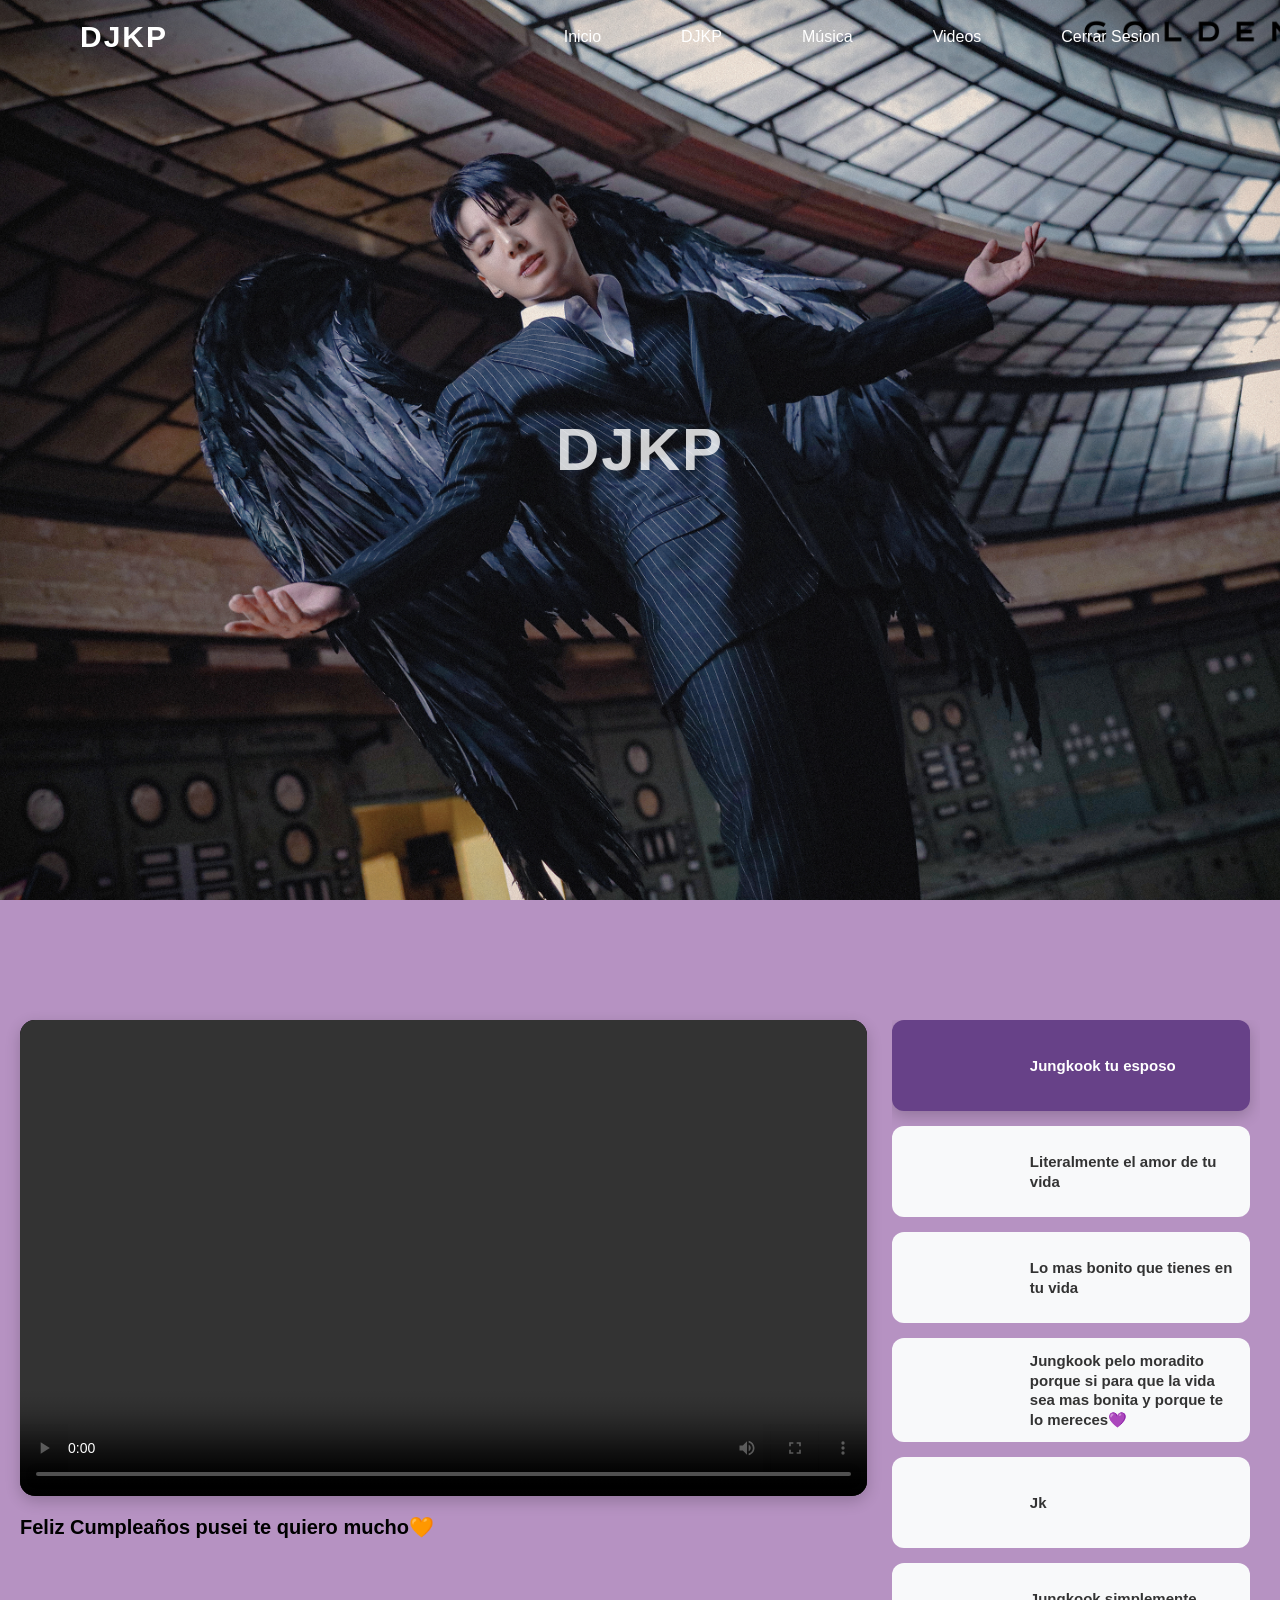
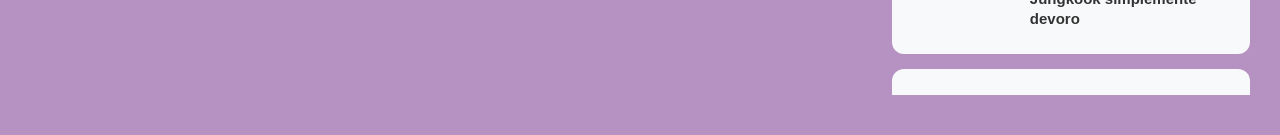
<file: imageyvide.html>
<!DOCTYPE html>
<html lang="en">
<head>
  <meta charset="UTF-8">
  <meta http-equiv="X-UA-Compatible" content="IE=edge">
  <meta name="viewport" content="width=device-width, initial-scale=1.0">
  <title>DJKP 💜</title>
  <link rel="stylesheet" href="https://cdnjs.cloudflare.com/ajax/libs/font-awesome/5.15.1/css/all.min.css">
  <link rel="stylesheet" href="jkjm.css">
   <link rel="icon" href="iconsyimagenes/jk2.ico">
</head>
<body>

   <header>
    <a href="#" class="brand">DJKP</a>
    <nav class="menu">
      <div class="btn">
        <i class="fas fa-times close-btn"></i>
      </div>
      <ul>
          <li><a href="index.html">Inicio</a></li> 
          <li><a href="vistauno.html">DJKP</a></li>
          <li><a href="musi.html">Música</a></li>
          <li><a href="imageyvide.html">Videos</a></li>
          <li><a href="index.html">Cerrar Sesion</a></li>
      </ul>
    </nav>
    <div class="btn">
      <i class="fas fa-bars menu-btn"></i>
    </div>
  </header>


  <section class="section-main">
    <h1>DJKP</h1>
  </section>

  <div class="container">
		<div class="main-video-container">
			<video src="iconsyimagenes/puseidi.mp4" loop controls class="main-video"></video>
			<h3 class="main-vid-title">Feliz Cumpleaños pusei te quiero mucho🧡</h3>
		</div>
		<div class="video-list-container" id="videosList"></div>
	</div>

	<script src="jkjm.js"></script>

  <script type="text/javascript">
  //javascript for navigation bar effect on scroll
  window.addEventListener("scroll", function(){
    var header = document.querySelector("header");
    header.classList.toggle('down', window.scrollY > 0);

      //change logo
      var logo = document.querySelector(".brand img");
      if (window.scrollY>0) {
          logo.setAttribute('src', 'image/white.png');
      }else{
          logo.setAttribute('src', 'image/blue.png');
      }

  });

  //javascript for responsive navigation sidebar menu
  var menu = document.querySelector('.menu');
  var menuBtn = document.querySelector('.menu-btn');
  var closeBtn = document.querySelector('.close-btn');

  menuBtn.addEventListener("click", () => {
    menu.classList.add('active');
  });

  closeBtn.addEventListener("click", () => {
    menu.classList.remove('active');
  });
  </script>
</body>
</html>
</file>
<file: jkjm.css>
/* 1. CONFIGURACIÓN GLOBAL */
*{
  margin: 0;
  padding: 0;
  box-sizing: border-box;
  /* Eliminado capitalize global para que los títulos se vean naturales */
  text-transform: none; 
}

body{
  min-height: 100vh;
  background: #B692C2;
  font-family: "Montserrat", sans-serif;
  font-optical-sizing: auto;
  font-style: normal;
}

/* 2. HEADER Y NAVEGACIÓN */
header{
  z-index: 999;
  position: fixed;
  top: 0;
  left: 0;
  width: 100%;
  display: flex;
  justify-content: space-between;
  align-items: center;
  padding: 20px 80px;
  transition: 0.6s;
}

header.down{
  background: #674188;
  padding: 15px 80px;
}

header .brand{
  color: #fff;
  font-size: 30px;
  font-weight: 700;
  text-transform: uppercase;
  text-decoration: none;
  letter-spacing: 2px;
}

header .menu{
  position: relative;
  display: flex;
  align-items: center;
  justify-content: center;
}

header .menu ul{
  display: flex;
  justify-content: center;
  align-items: center;
  list-style: none;
}

header .menu a{
  color: white;
  font-size: 16px;
  font-weight: 500;
  text-decoration: none;
  margin: 0 30px;
  padding: 0 10px;
  border-radius: 20px;
  transition: 0.3s;
}

header .menu a:hover{
  background: #B692C2;
}

header .btn{
  color: #fff;
  font-size: 25px;
  cursor: pointer;
  display: none;
}

/* 3. SECCIÓN HERO (PORTADA) */
.section-main{
  position: relative;
  width: 100%;
  min-height: 100vh;
  background: url(iconsyimagenes/alasjun.jpg) no-repeat;
  background-size: cover;
  background-position: center;
  display: flex;
  justify-content: center;
  align-items: center;
  padding: 20px 80px;
}

.section-main h1{
  color: rgba(255, 255, 255, 0.8);
  font-size: 60px;
  font-weight: 800;
  text-transform: uppercase;
  letter-spacing: 2px;
  line-height: 80px;
  text-align: center;
}

/* 4. REPRODUCTOR DE VIDEO (GRID) */
.container {
    max-width: 1300px;
    margin: 120px auto 40px; 
    display: grid;
    grid-template-columns: 2.3fr 1fr; /* Video grande, lista pequeña */
    gap: 25px;
    padding: 0 20px;
    align-items: start;
}

.main-video-container {
    width: 100%;
}

.main-video {
    width: 100%;
    height: auto;
    aspect-ratio: 16 / 9;
    object-fit: contain;
    background: #000;
    border-radius: 15px;
    box-shadow: 0 5px 15px rgba(0,0,0,0.2);
}

.main-vid-title {
    font-size: 20px;
    color: black; /* Blanco para resaltar sobre el fondo */
    margin-top: 15px;
    font-weight: 600;
    text-transform: none; /* Respeta mayúsculas/minúsculas */
}

/* 5. LISTA DE VIDEOS LATERAL */
.video-list-container {
    width: 100%;
    max-height: 75vh;
    overflow-y: auto;
    padding-right: 10px;
}

.list {
    display: flex;
    align-items: center;
    gap: 15px;
    padding: 12px;
    background: #f8f9fa; 
    border-radius: 12px;
    margin-bottom: 15px;
    cursor: pointer;
    transition: all 0.3s ease;
    border: 1px solid transparent;
}

.list:hover {
    background: #e9d5ff;
    transform: translateX(5px);
}

.list.active {
    background-color: #674188;
    box-shadow: 0 5px 15px rgba(0,0,0,0.2);
}

.list.active .list-title {
    color: #fff;
}

.list-video {
    width: 110px;
    height: 65px;
    object-fit: cover;
    border-radius: 8px;
}

.list-title {
    font-size: 15px;
    color: #333;
    font-weight: 600;
    line-height: 1.3;
    text-transform: none; /* Respeta mayúsculas/minúsculas */
}

/* SCROLLBAR ESTÉTICO */
.video-list-container::-webkit-scrollbar {
    width: 6px;
}
.video-list-container::-webkit-scrollbar-thumb {
    background: #674188;
    border-radius: 10px;
}

/* 6. RESPONSIVE / ADAPTACIÓN MÓVIL */
@media (max-width: 991px){
  header, header.down{ padding: 20px 40px; }
  header .btn{ display: block; }

  header .menu{
    position: fixed;
    background: #674188;
    min-width: 330px;
    height: 100vh;
    top: 0;
    right: -100%;
    padding: 80px 50px;
    transition: 0.5s;
    flex-direction: column;
  }

  header .menu.active{ right: 0; }

  header .menu ul{ flex-direction: column; }

  header .menu a{
    font-size: 20px;
    margin: 20px;
  }

  .container {
    grid-template-columns: 1fr; /* Una sola columna en tablets */
    margin-top: 100px;
  }
}

@media (max-width: 600px){
  .section-main h1{ font-size: 40px; line-height: 50px; }
  .container { padding: 0 10px; }
}

@media (max-width:450px) {
  .main-vid-title { font-size: 16px; text-align: center; }
  .list { flex-direction: column; text-align: center; }
  .list-video { width: 100%; height: auto; }
}
</file>
